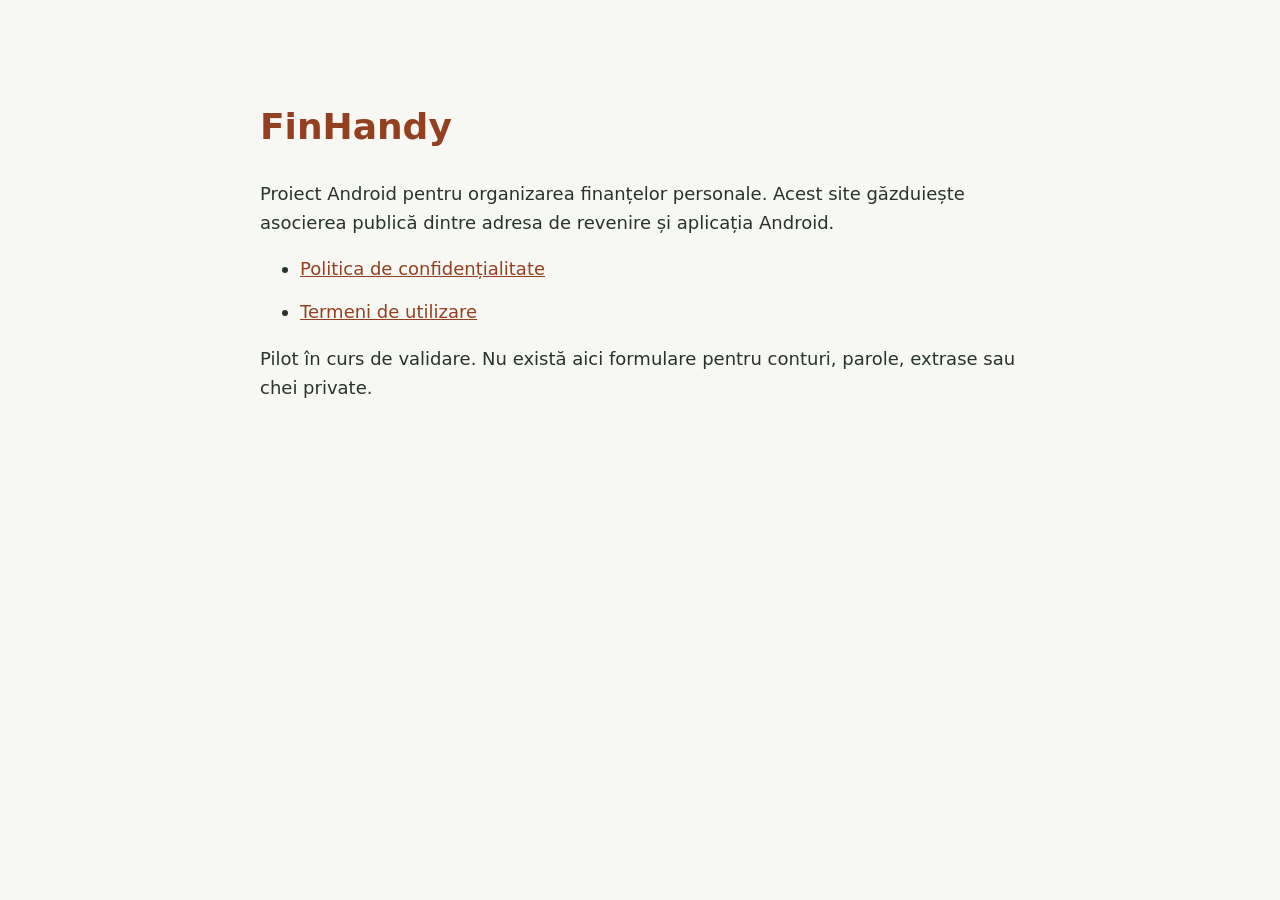
<file: index.html>
<!doctype html>
<html lang="ro"><head><meta charset="utf-8"><meta name="viewport" content="width=device-width,initial-scale=1"><meta name="referrer" content="no-referrer"><meta http-equiv="Content-Security-Policy" content="default-src 'none'; style-src 'unsafe-inline'; base-uri 'none'; form-action 'none'"><title>FinHandy — Informații</title><style>body{font:18px/1.6 system-ui,sans-serif;max-width:760px;margin:50px auto;padding:24px;background:#f7f7f3;color:#29332e}h1,a{color:#934020}li{margin:14px 0}</style></head>
<body><h1>FinHandy</h1><p>Proiect Android pentru organizarea finanțelor personale. Acest site găzduiește asocierea publică dintre adresa de revenire și aplicația Android.</p><ul><li><a href="privacy.html">Politica de confidențialitate</a></li><li><a href="terms.html">Termeni de utilizare</a></li></ul><p>Pilot în curs de validare. Nu există aici formulare pentru conturi, parole, extrase sau chei private.</p></body></html>
</file>
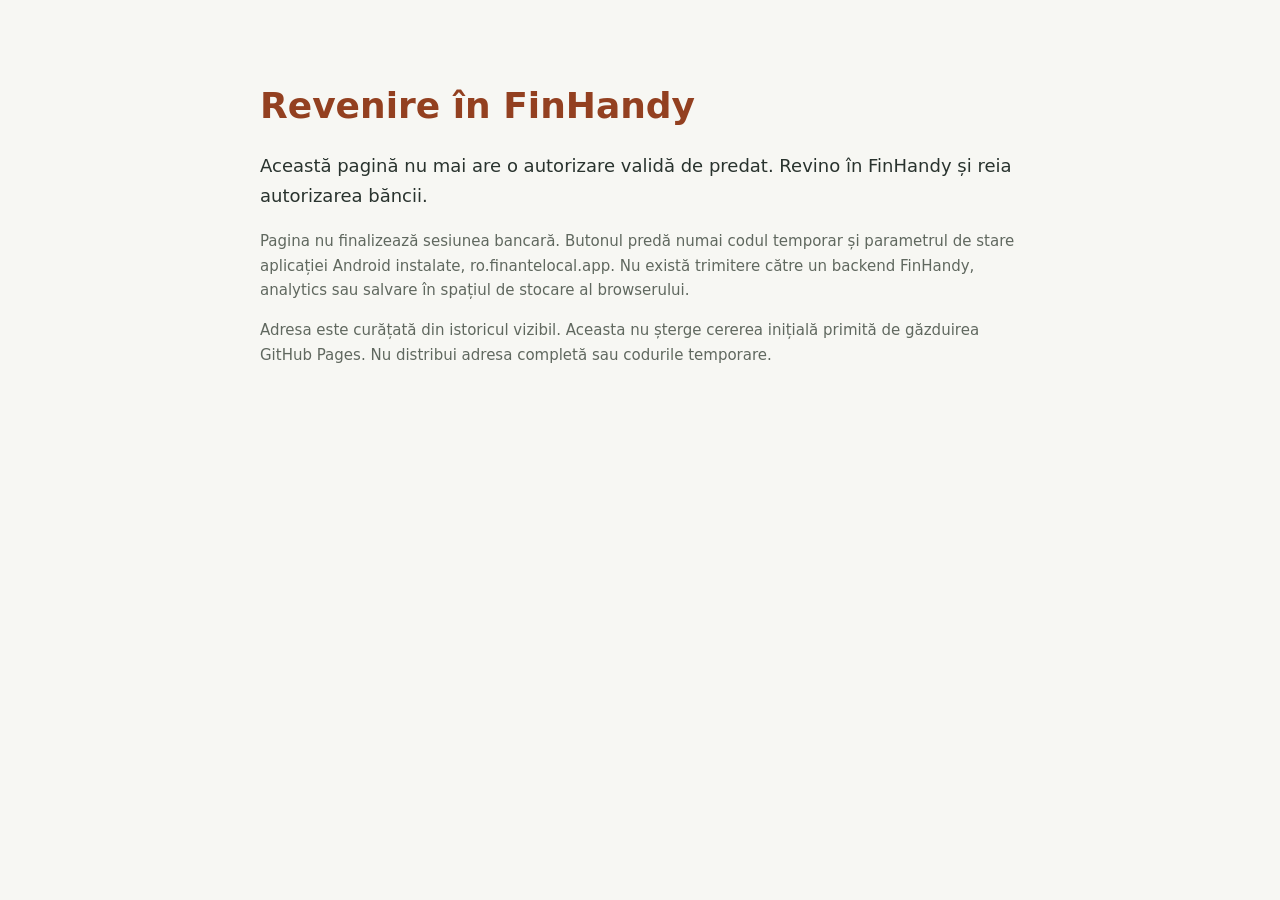
<file: finhandy-callback.html>
<!doctype html>
<html lang="ro"><head><meta charset="utf-8"><meta name="referrer" content="no-referrer"><meta name="viewport" content="width=device-width,initial-scale=1"><meta http-equiv="Content-Security-Policy" content="default-src 'none'; script-src 'self'; style-src 'unsafe-inline'; base-uri 'none'; form-action 'none'; connect-src 'none'"><meta name="robots" content="noindex, nofollow"><title>FinHandy — Revenire în aplicație</title><style>body{font:18px/1.65 system-ui,sans-serif;max-width:760px;margin:36px auto;padding:24px;background:#f7f7f3;color:#29332e}h1{color:#934020;line-height:1.2}button{font:inherit;background:#934020;color:#fff;border:0;border-radius:14px;padding:16px 24px;min-height:56px;cursor:pointer}button:focus-visible{outline:3px solid #007f7b;outline-offset:4px}[hidden]{display:none!important}.note{font-size:15px;color:#60685f}</style></head>
<body><h1>Revenire în FinHandy</h1><p id="return-status" role="status" aria-live="polite">Pregătim revenirea în aplicație…</p><button id="open-finhandy" type="button" hidden>Deschide FinHandy</button>
<noscript><p>JavaScript este dezactivat. Activează-l pentru această pagină și reia autorizarea din FinHandy. Nu copia codul în chat.</p></noscript>
<p class="note">Pagina nu finalizează sesiunea bancară. Butonul predă numai codul temporar și parametrul de stare aplicației Android instalate, ro.finantelocal.app. Nu există trimitere către un backend FinHandy, analytics sau salvare în spațiul de stocare al browserului.</p>
<p class="note">Adresa este curățată din istoricul vizibil. Aceasta nu șterge cererea inițială primită de găzduirea GitHub Pages. Nu distribui adresa completă sau codurile temporare.</p><script src="finhandy-return.js"></script></body></html>
</file>
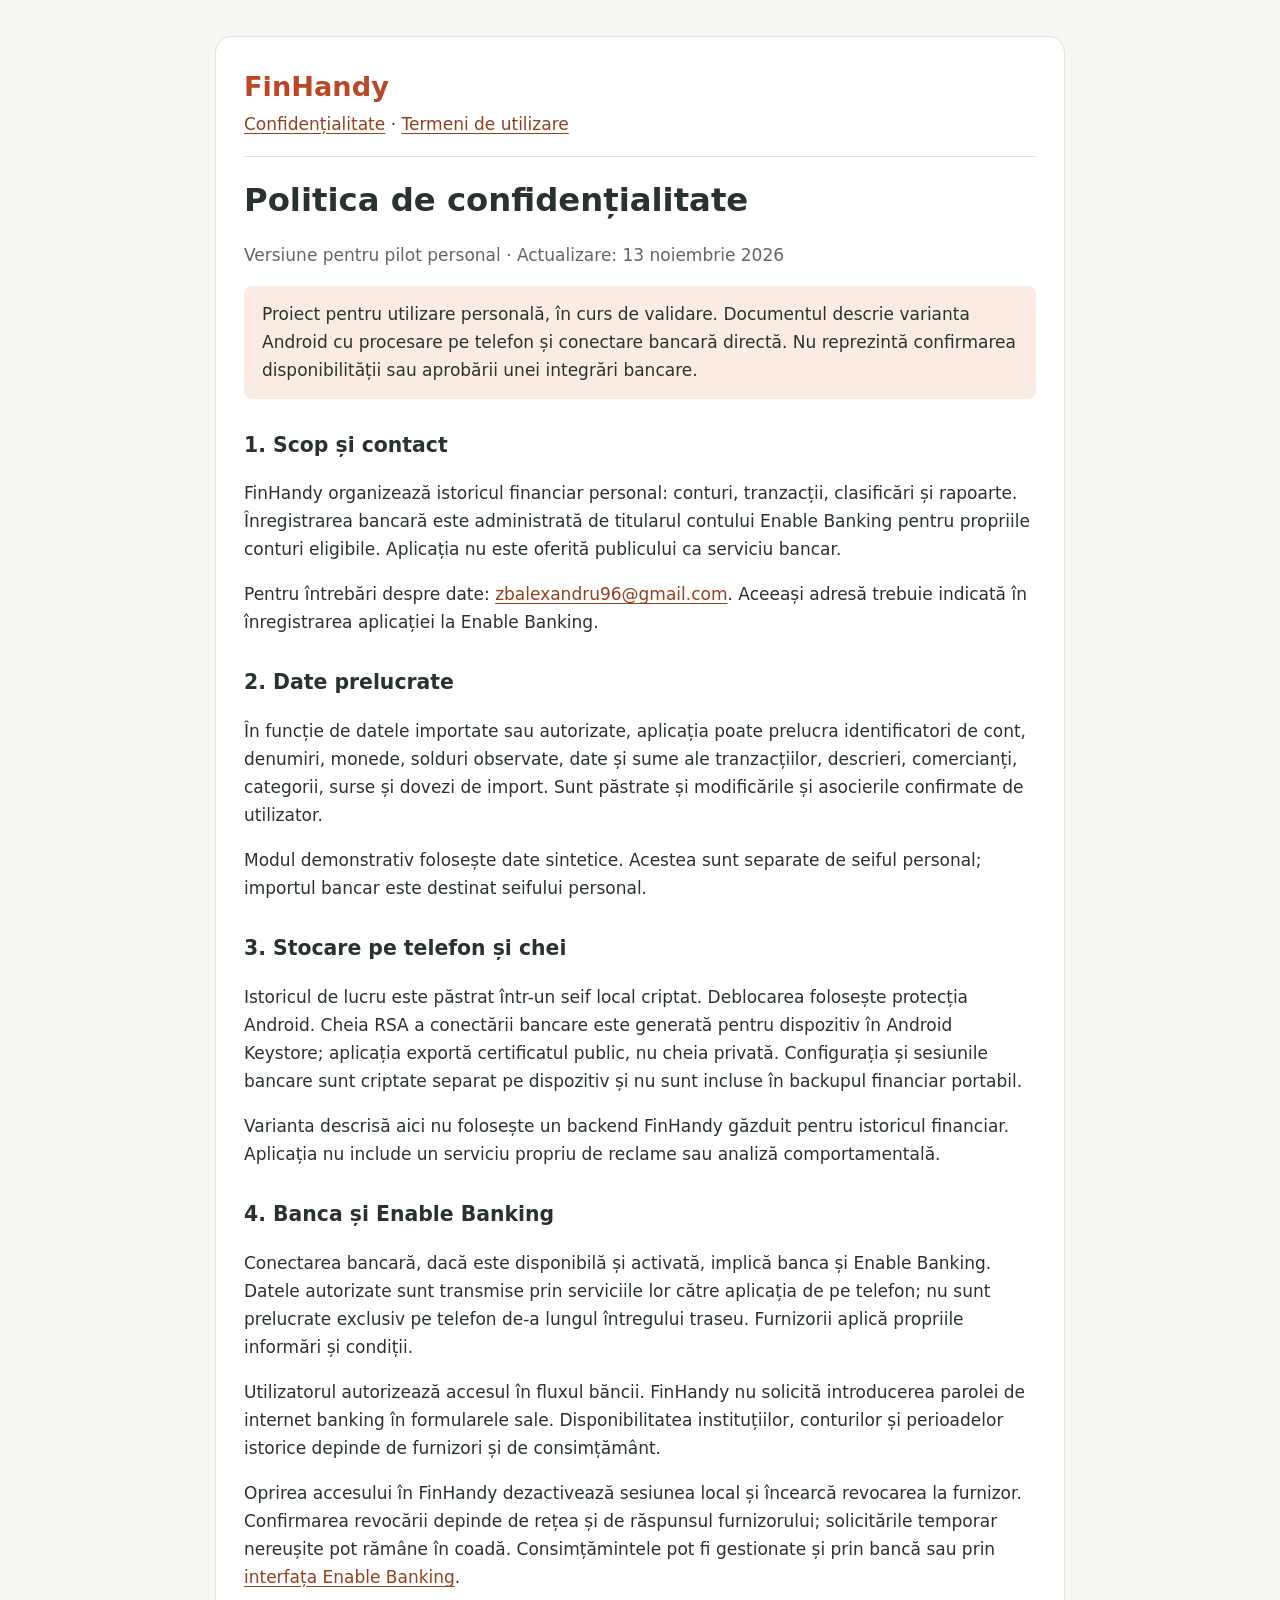
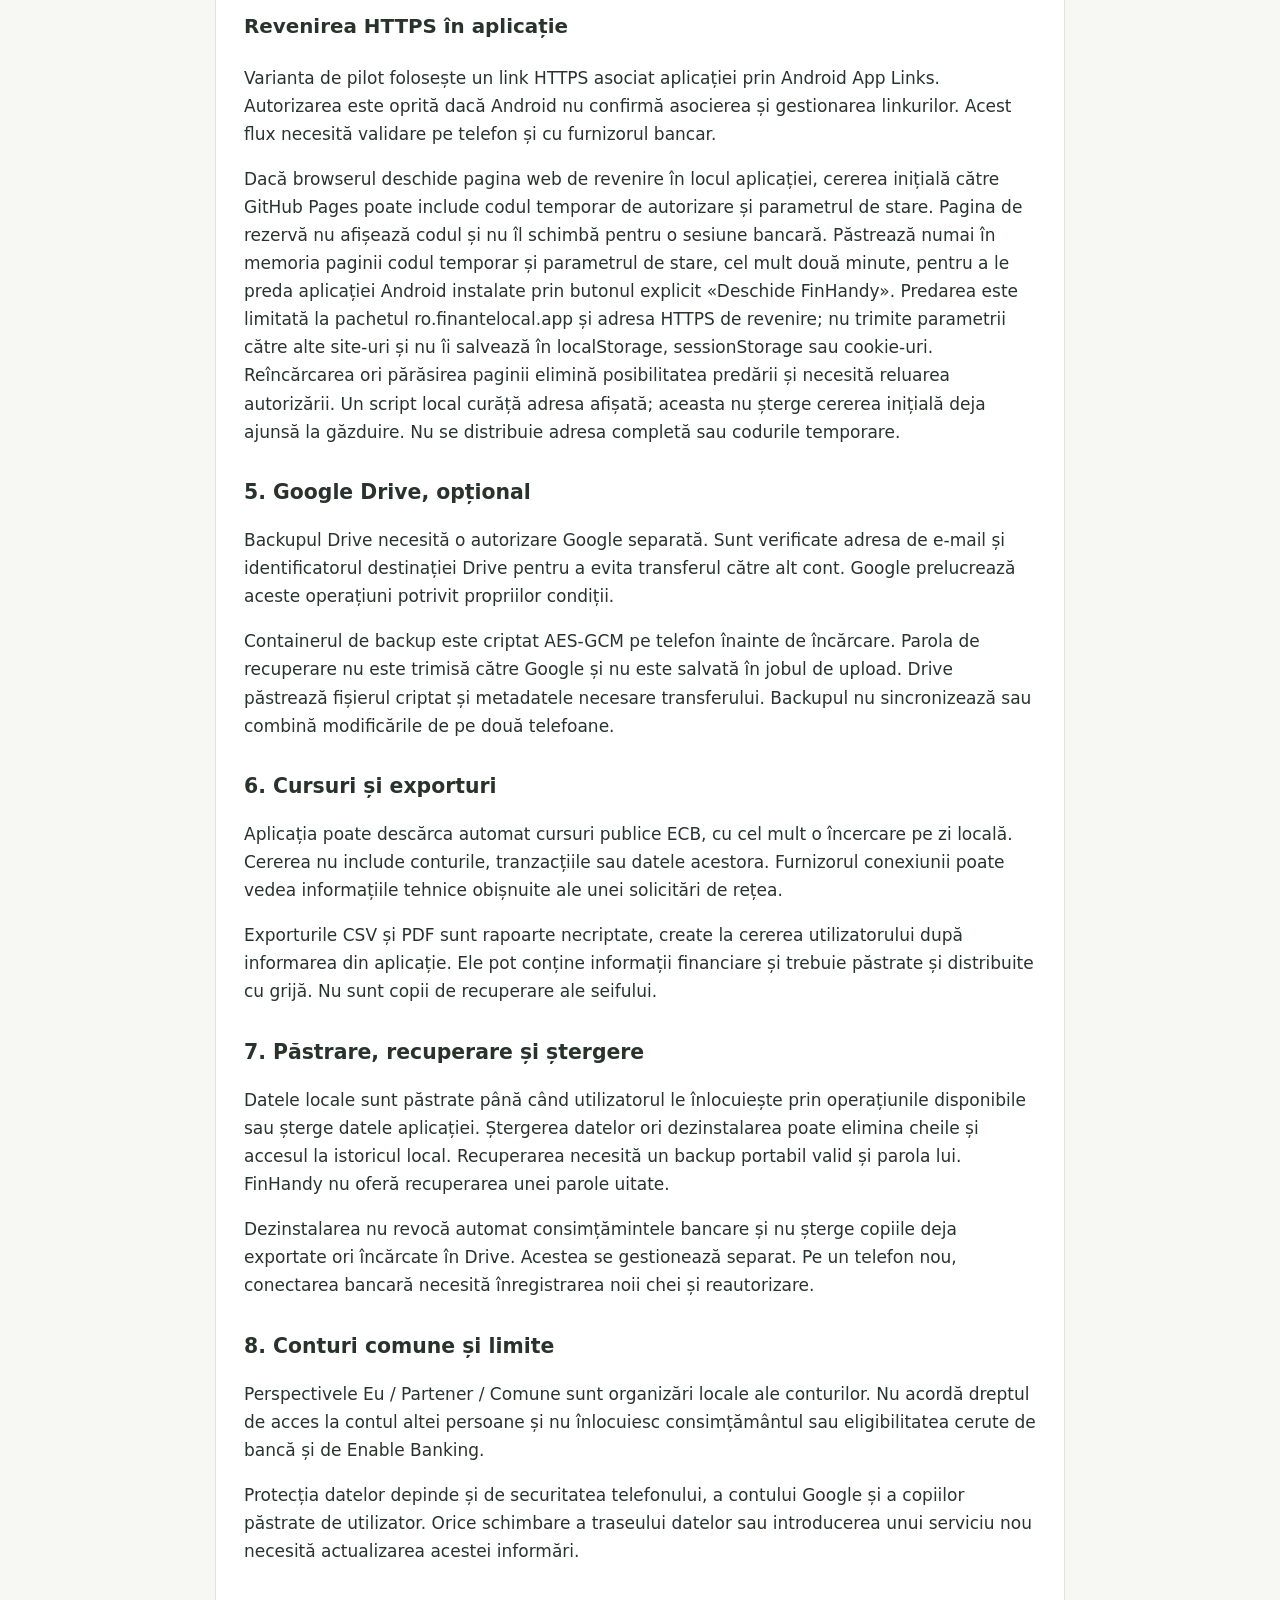
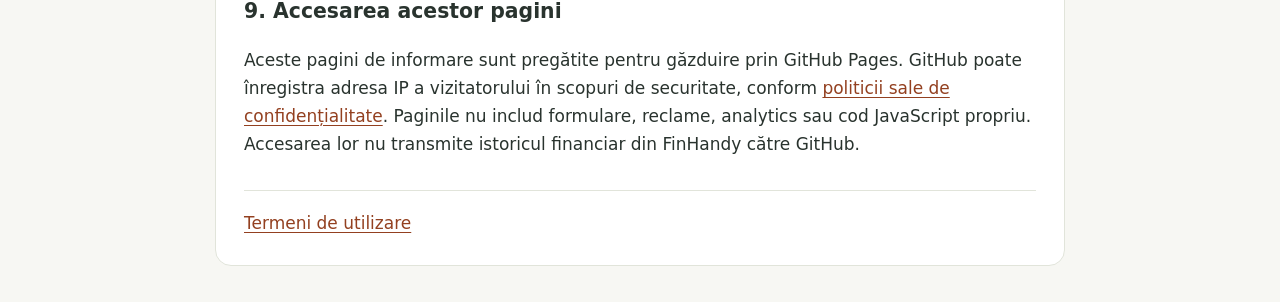
<file: privacy.html>
<!doctype html>
<html lang="ro"><head><meta charset="utf-8"><meta name="viewport" content="width=device-width,initial-scale=1"><meta name="referrer" content="no-referrer"><title>FinHandy — Confidențialitate</title><link rel="stylesheet" href="site.css"></head>
<body><main>
<header><a class="brand" href="privacy.html">FinHandy</a><nav aria-label="Documente"><a href="privacy.html" aria-current="page">Confidențialitate</a> · <a href="terms.html">Termeni de utilizare</a></nav></header>
<h1>Politica de confidențialitate</h1>
<p class="meta">Versiune pentru pilot personal · Actualizare: 13 noiembrie 2026</p>
<p class="notice">Proiect pentru utilizare personală, în curs de validare. Documentul descrie varianta Android cu procesare pe telefon și conectare bancară directă. Nu reprezintă confirmarea disponibilității sau aprobării unei integrări bancare.</p>
<h2>1. Scop și contact</h2>
<p>FinHandy organizează istoricul financiar personal: conturi, tranzacții, clasificări și rapoarte. Înregistrarea bancară este administrată de titularul contului Enable Banking pentru propriile conturi eligibile. Aplicația nu este oferită publicului ca serviciu bancar.</p>
<p>Pentru întrebări despre date: <a href="mailto:zbalexandru96@gmail.com">zbalexandru96@gmail.com</a>. Aceeași adresă trebuie indicată în înregistrarea aplicației la Enable Banking.</p>
<h2>2. Date prelucrate</h2>
<p>În funcție de datele importate sau autorizate, aplicația poate prelucra identificatori de cont, denumiri, monede, solduri observate, date și sume ale tranzacțiilor, descrieri, comercianți, categorii, surse și dovezi de import. Sunt păstrate și modificările și asocierile confirmate de utilizator.</p>
<p>Modul demonstrativ folosește date sintetice. Acestea sunt separate de seiful personal; importul bancar este destinat seifului personal.</p>
<h2>3. Stocare pe telefon și chei</h2>
<p>Istoricul de lucru este păstrat într-un seif local criptat. Deblocarea folosește protecția Android. Cheia RSA a conectării bancare este generată pentru dispozitiv în Android Keystore; aplicația exportă certificatul public, nu cheia privată. Configurația și sesiunile bancare sunt criptate separat pe dispozitiv și nu sunt incluse în backupul financiar portabil.</p>
<p>Varianta descrisă aici nu folosește un backend FinHandy găzduit pentru istoricul financiar. Aplicația nu include un serviciu propriu de reclame sau analiză comportamentală.</p>
<h2>4. Banca și Enable Banking</h2>
<p>Conectarea bancară, dacă este disponibilă și activată, implică banca și Enable Banking. Datele autorizate sunt transmise prin serviciile lor către aplicația de pe telefon; nu sunt prelucrate exclusiv pe telefon de-a lungul întregului traseu. Furnizorii aplică propriile informări și condiții.</p>
<p>Utilizatorul autorizează accesul în fluxul băncii. FinHandy nu solicită introducerea parolei de internet banking în formularele sale. Disponibilitatea instituțiilor, conturilor și perioadelor istorice depinde de furnizori și de consimțământ.</p>
<p>Oprirea accesului în FinHandy dezactivează sesiunea local și încearcă revocarea la furnizor. Confirmarea revocării depinde de rețea și de răspunsul furnizorului; solicitările temporar nereușite pot rămâne în coadă. Consimțămintele pot fi gestionate și prin bancă sau prin <a href="https://enablebanking.com/data-sharing-consents/">interfața Enable Banking</a>.</p>
<h3>Revenirea HTTPS în aplicație</h3>
<p>Varianta de pilot folosește un link HTTPS asociat aplicației prin Android App Links. Autorizarea este oprită dacă Android nu confirmă asocierea și gestionarea linkurilor. Acest flux necesită validare pe telefon și cu furnizorul bancar.</p>
<p>Dacă browserul deschide pagina web de revenire în locul aplicației, cererea inițială către GitHub Pages poate include codul temporar de autorizare și parametrul de stare. Pagina de rezervă nu afișează codul și nu îl schimbă pentru o sesiune bancară. Păstrează numai în memoria paginii codul temporar și parametrul de stare, cel mult două minute, pentru a le preda aplicației Android instalate prin butonul explicit «Deschide FinHandy». Predarea este limitată la pachetul ro.finantelocal.app și adresa HTTPS de revenire; nu trimite parametrii către alte site-uri și nu îi salvează în localStorage, sessionStorage sau cookie-uri. Reîncărcarea ori părăsirea paginii elimină posibilitatea predării și necesită reluarea autorizării. Un script local curăță adresa afișată; aceasta nu șterge cererea inițială deja ajunsă la găzduire. Nu se distribuie adresa completă sau codurile temporare.</p>
<h2>5. Google Drive, opțional</h2>
<p>Backupul Drive necesită o autorizare Google separată. Sunt verificate adresa de e-mail și identificatorul destinației Drive pentru a evita transferul către alt cont. Google prelucrează aceste operațiuni potrivit propriilor condiții.</p>
<p>Containerul de backup este criptat AES-GCM pe telefon înainte de încărcare. Parola de recuperare nu este trimisă către Google și nu este salvată în jobul de upload. Drive păstrează fișierul criptat și metadatele necesare transferului. Backupul nu sincronizează sau combină modificările de pe două telefoane.</p>
<h2>6. Cursuri și exporturi</h2>
<p>Aplicația poate descărca automat cursuri publice ECB, cu cel mult o încercare pe zi locală. Cererea nu include conturile, tranzacțiile sau datele acestora. Furnizorul conexiunii poate vedea informațiile tehnice obișnuite ale unei solicitări de rețea.</p>
<p>Exporturile CSV și PDF sunt rapoarte necriptate, create la cererea utilizatorului după informarea din aplicație. Ele pot conține informații financiare și trebuie păstrate și distribuite cu grijă. Nu sunt copii de recuperare ale seifului.</p>
<h2>7. Păstrare, recuperare și ștergere</h2>
<p>Datele locale sunt păstrate până când utilizatorul le înlocuiește prin operațiunile disponibile sau șterge datele aplicației. Ștergerea datelor ori dezinstalarea poate elimina cheile și accesul la istoricul local. Recuperarea necesită un backup portabil valid și parola lui. FinHandy nu oferă recuperarea unei parole uitate.</p>
<p>Dezinstalarea nu revocă automat consimțămintele bancare și nu șterge copiile deja exportate ori încărcate în Drive. Acestea se gestionează separat. Pe un telefon nou, conectarea bancară necesită înregistrarea noii chei și reautorizare.</p>
<h2>8. Conturi comune și limite</h2>
<p>Perspectivele Eu / Partener / Comune sunt organizări locale ale conturilor. Nu acordă dreptul de acces la contul altei persoane și nu înlocuiesc consimțământul sau eligibilitatea cerute de bancă și de Enable Banking.</p>
<p>Protecția datelor depinde și de securitatea telefonului, a contului Google și a copiilor păstrate de utilizator. Orice schimbare a traseului datelor sau introducerea unui serviciu nou necesită actualizarea acestei informări.</p>
<h2>9. Accesarea acestor pagini</h2>
<p>Aceste pagini de informare sunt pregătite pentru găzduire prin GitHub Pages. GitHub poate înregistra adresa IP a vizitatorului în scopuri de securitate, conform <a href="https://docs.github.com/en/site-policy/privacy-policies/github-general-privacy-statement">politicii sale de confidențialitate</a>. Paginile nu includ formulare, reclame, analytics sau cod JavaScript propriu. Accesarea lor nu transmite istoricul financiar din FinHandy către GitHub.</p>
<footer><a href="terms.html">Termeni de utilizare</a></footer>
</main></body></html>
</file>
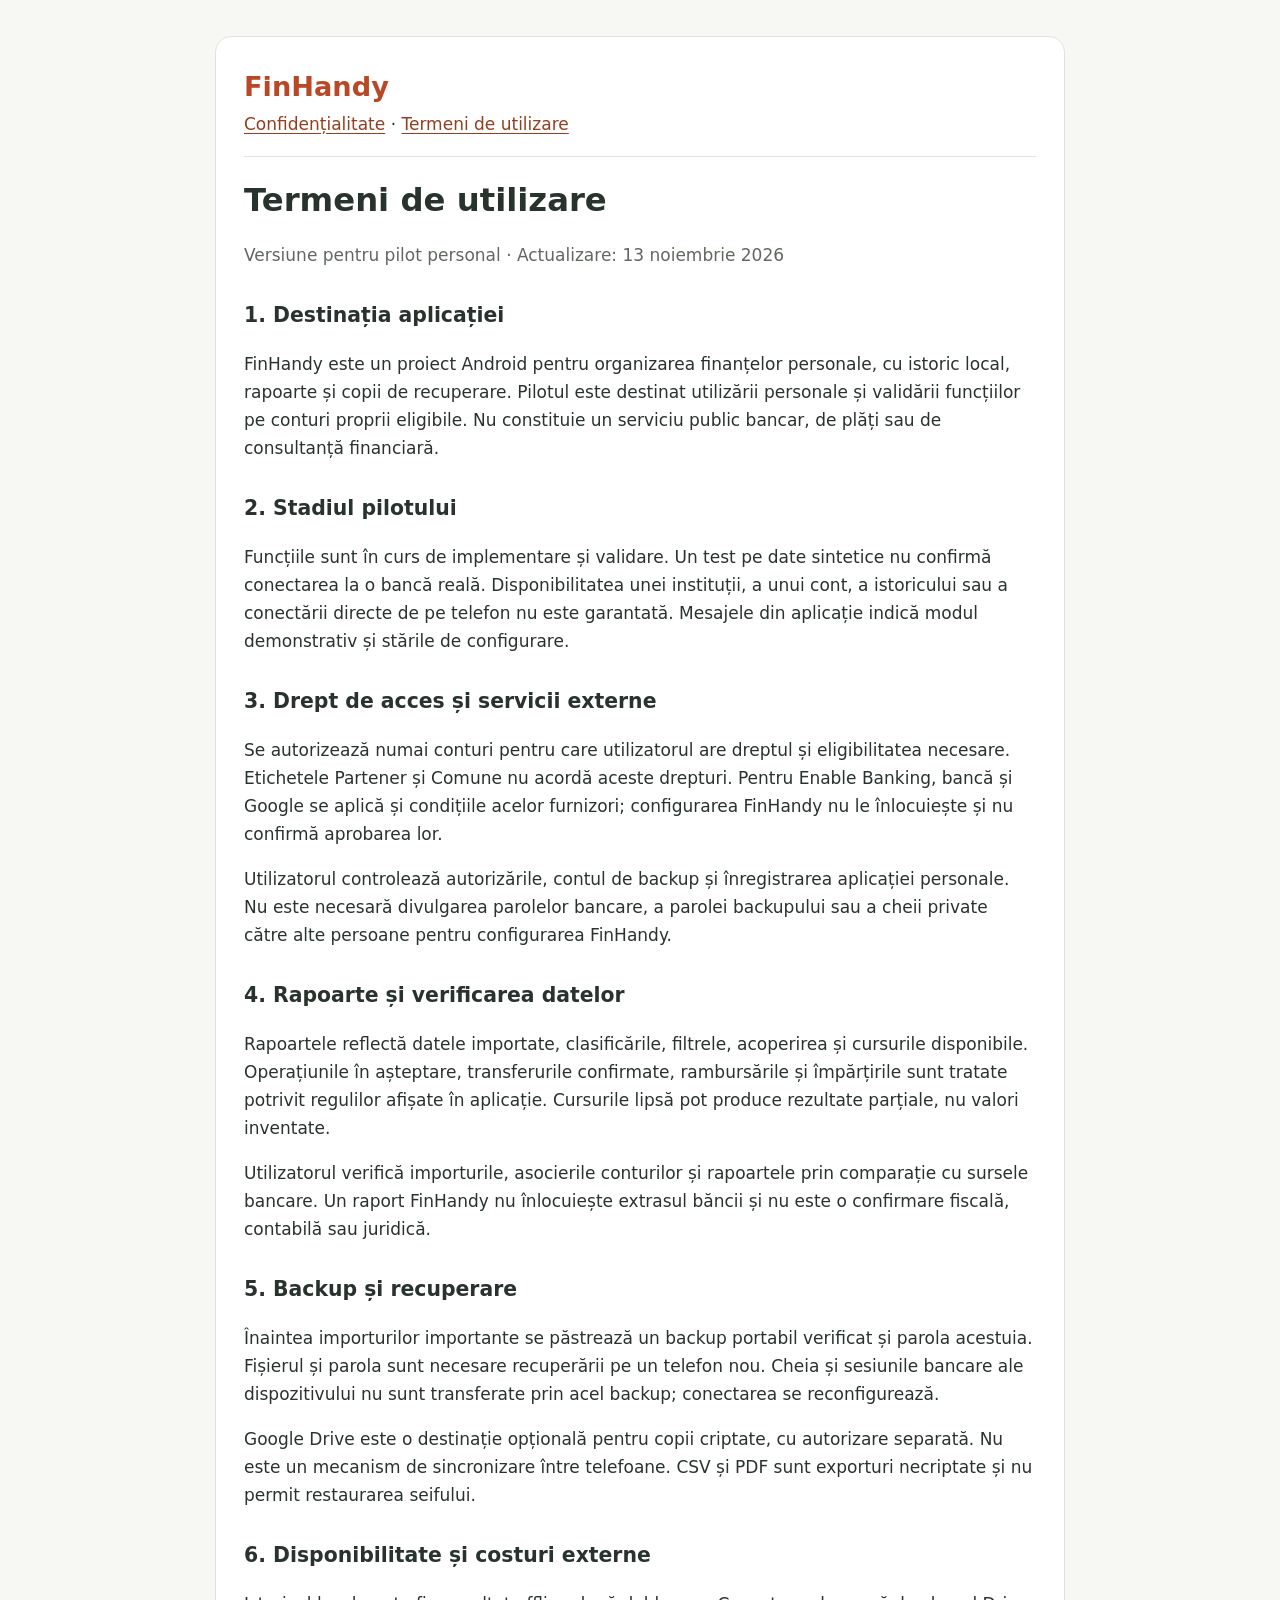
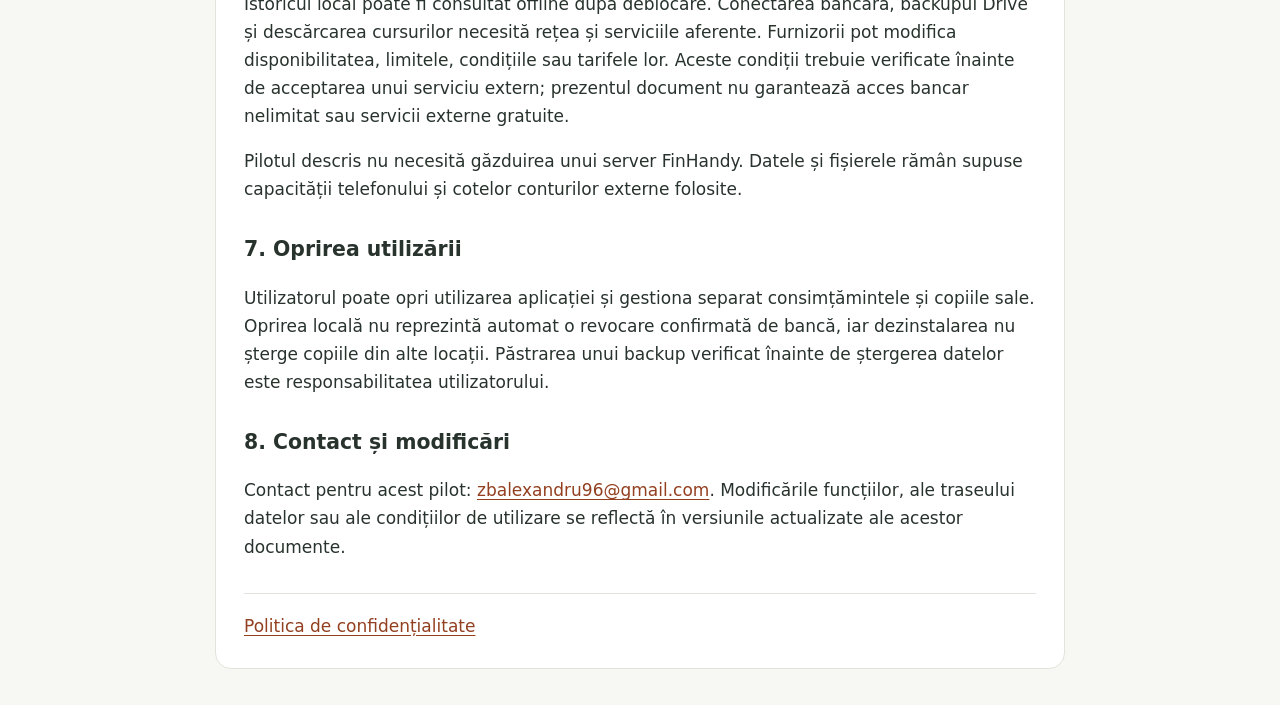
<file: terms.html>
<!doctype html>
<html lang="ro"><head><meta charset="utf-8"><meta name="viewport" content="width=device-width,initial-scale=1"><meta name="referrer" content="no-referrer"><title>FinHandy — Termeni de utilizare</title><link rel="stylesheet" href="site.css"></head>
<body><main>
<header><a class="brand" href="privacy.html">FinHandy</a><nav aria-label="Documente"><a href="privacy.html">Confidențialitate</a> · <a href="terms.html" aria-current="page">Termeni de utilizare</a></nav></header>
<h1>Termeni de utilizare</h1>
<p class="meta">Versiune pentru pilot personal · Actualizare: 13 noiembrie 2026</p>
<h2>1. Destinația aplicației</h2>
<p>FinHandy este un proiect Android pentru organizarea finanțelor personale, cu istoric local, rapoarte și copii de recuperare. Pilotul este destinat utilizării personale și validării funcțiilor pe conturi proprii eligibile. Nu constituie un serviciu public bancar, de plăți sau de consultanță financiară.</p>
<h2>2. Stadiul pilotului</h2>
<p>Funcțiile sunt în curs de implementare și validare. Un test pe date sintetice nu confirmă conectarea la o bancă reală. Disponibilitatea unei instituții, a unui cont, a istoricului sau a conectării directe de pe telefon nu este garantată. Mesajele din aplicație indică modul demonstrativ și stările de configurare.</p>
<h2>3. Drept de acces și servicii externe</h2>
<p>Se autorizează numai conturi pentru care utilizatorul are dreptul și eligibilitatea necesare. Etichetele Partener și Comune nu acordă aceste drepturi. Pentru Enable Banking, bancă și Google se aplică și condițiile acelor furnizori; configurarea FinHandy nu le înlocuiește și nu confirmă aprobarea lor.</p>
<p>Utilizatorul controlează autorizările, contul de backup și înregistrarea aplicației personale. Nu este necesară divulgarea parolelor bancare, a parolei backupului sau a cheii private către alte persoane pentru configurarea FinHandy.</p>
<h2>4. Rapoarte și verificarea datelor</h2>
<p>Rapoartele reflectă datele importate, clasificările, filtrele, acoperirea și cursurile disponibile. Operațiunile în așteptare, transferurile confirmate, rambursările și împărțirile sunt tratate potrivit regulilor afișate în aplicație. Cursurile lipsă pot produce rezultate parțiale, nu valori inventate.</p>
<p>Utilizatorul verifică importurile, asocierile conturilor și rapoartele prin comparație cu sursele bancare. Un raport FinHandy nu înlocuiește extrasul băncii și nu este o confirmare fiscală, contabilă sau juridică.</p>
<h2>5. Backup și recuperare</h2>
<p>Înaintea importurilor importante se păstrează un backup portabil verificat și parola acestuia. Fișierul și parola sunt necesare recuperării pe un telefon nou. Cheia și sesiunile bancare ale dispozitivului nu sunt transferate prin acel backup; conectarea se reconfigurează.</p>
<p>Google Drive este o destinație opțională pentru copii criptate, cu autorizare separată. Nu este un mecanism de sincronizare între telefoane. CSV și PDF sunt exporturi necriptate și nu permit restaurarea seifului.</p>
<h2>6. Disponibilitate și costuri externe</h2>
<p>Istoricul local poate fi consultat offline după deblocare. Conectarea bancară, backupul Drive și descărcarea cursurilor necesită rețea și serviciile aferente. Furnizorii pot modifica disponibilitatea, limitele, condițiile sau tarifele lor. Aceste condiții trebuie verificate înainte de acceptarea unui serviciu extern; prezentul document nu garantează acces bancar nelimitat sau servicii externe gratuite.</p>
<p>Pilotul descris nu necesită găzduirea unui server FinHandy. Datele și fișierele rămân supuse capacității telefonului și cotelor conturilor externe folosite.</p>
<h2>7. Oprirea utilizării</h2>
<p>Utilizatorul poate opri utilizarea aplicației și gestiona separat consimțămintele și copiile sale. Oprirea locală nu reprezintă automat o revocare confirmată de bancă, iar dezinstalarea nu șterge copiile din alte locații. Păstrarea unui backup verificat înainte de ștergerea datelor este responsabilitatea utilizatorului.</p>
<h2>8. Contact și modificări</h2>
<p>Contact pentru acest pilot: <a href="mailto:zbalexandru96@gmail.com">zbalexandru96@gmail.com</a>. Modificările funcțiilor, ale traseului datelor sau ale condițiilor de utilizare se reflectă în versiunile actualizate ale acestor documente.</p>
<footer><a href="privacy.html">Politica de confidențialitate</a></footer>
</main></body></html>
</file>
<file: site.css>
:root{font-family:system-ui,sans-serif;color:#29332e;background:#f7f7f3;font-size:17px;line-height:1.65;color-scheme:light}
*{box-sizing:border-box}body{margin:0}main{max-width:850px;margin:36px auto;padding:28px;background:#fff;border:1px solid #e1e4da;border-radius:16px}
header{border-bottom:1px solid #e1e4da;padding-bottom:18px;margin-bottom:24px}.brand{color:#b94926;font-weight:750;font-size:1.6rem;text-decoration:none}h1{font-size:1.9rem;line-height:1.2}h2{font-size:1.2rem;margin-top:30px}a{color:#934020;text-underline-offset:3px}a:focus-visible{outline:3px solid #007f7b;outline-offset:4px}.meta{color:#60685f}.notice{padding:14px 18px;background:#fbece3;border-radius:8px}footer{border-top:1px solid #e1e4da;margin-top:32px;padding-top:18px}li{margin:8px 0}@media(max-width:600px){main{margin:12px;padding:20px}h1{font-size:1.6rem}}
</file>
